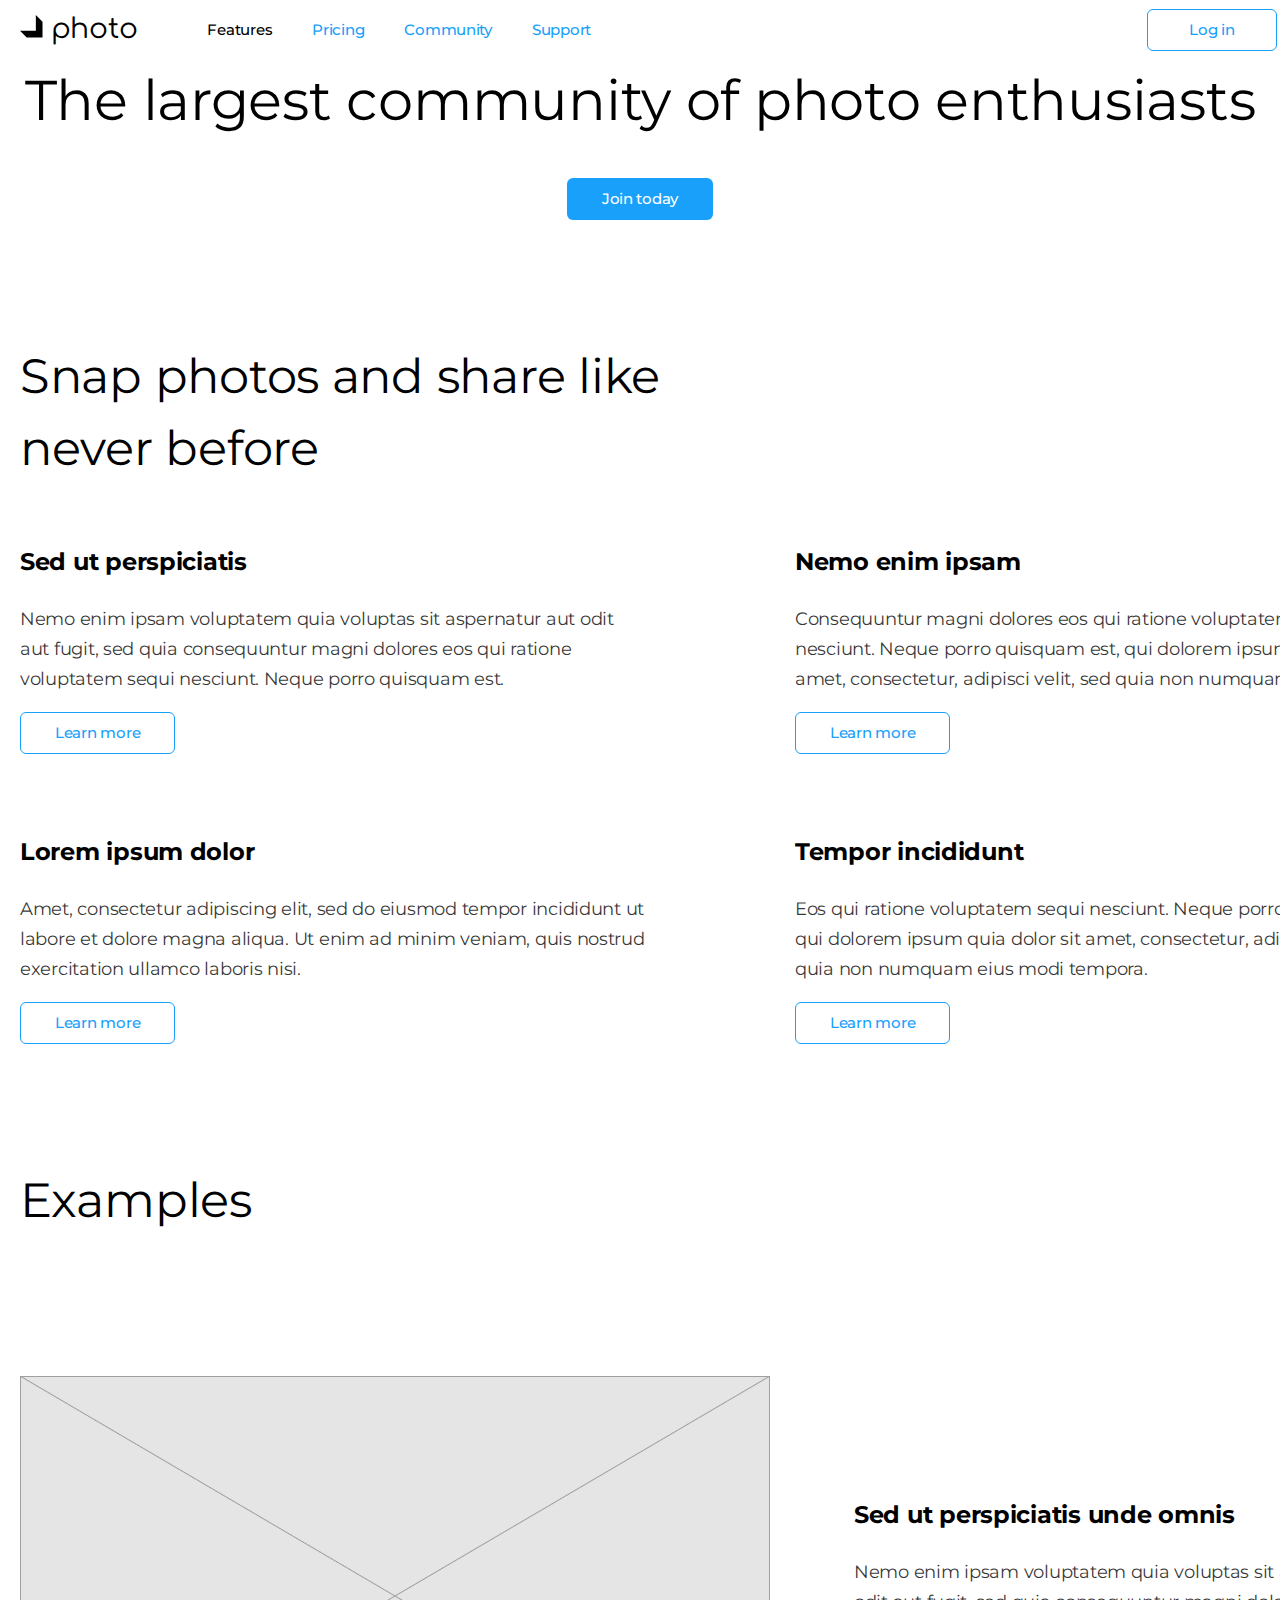
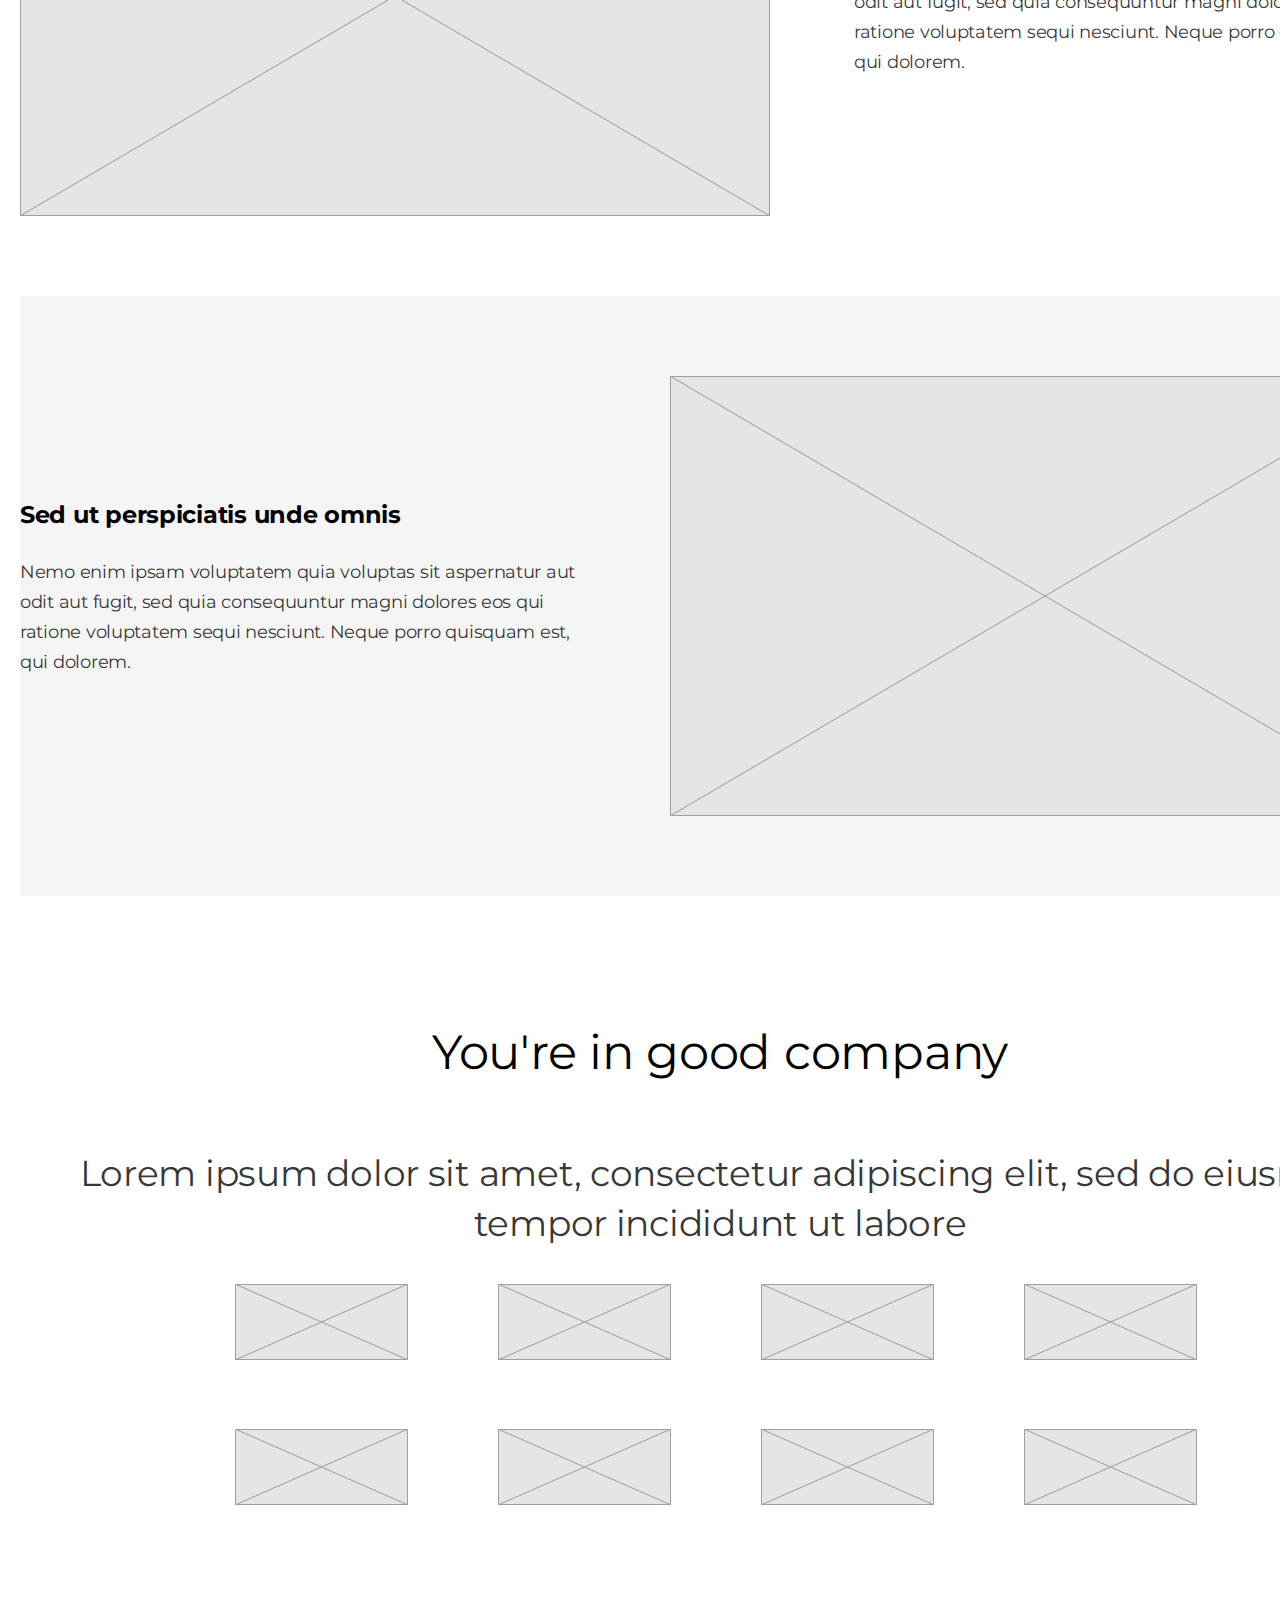
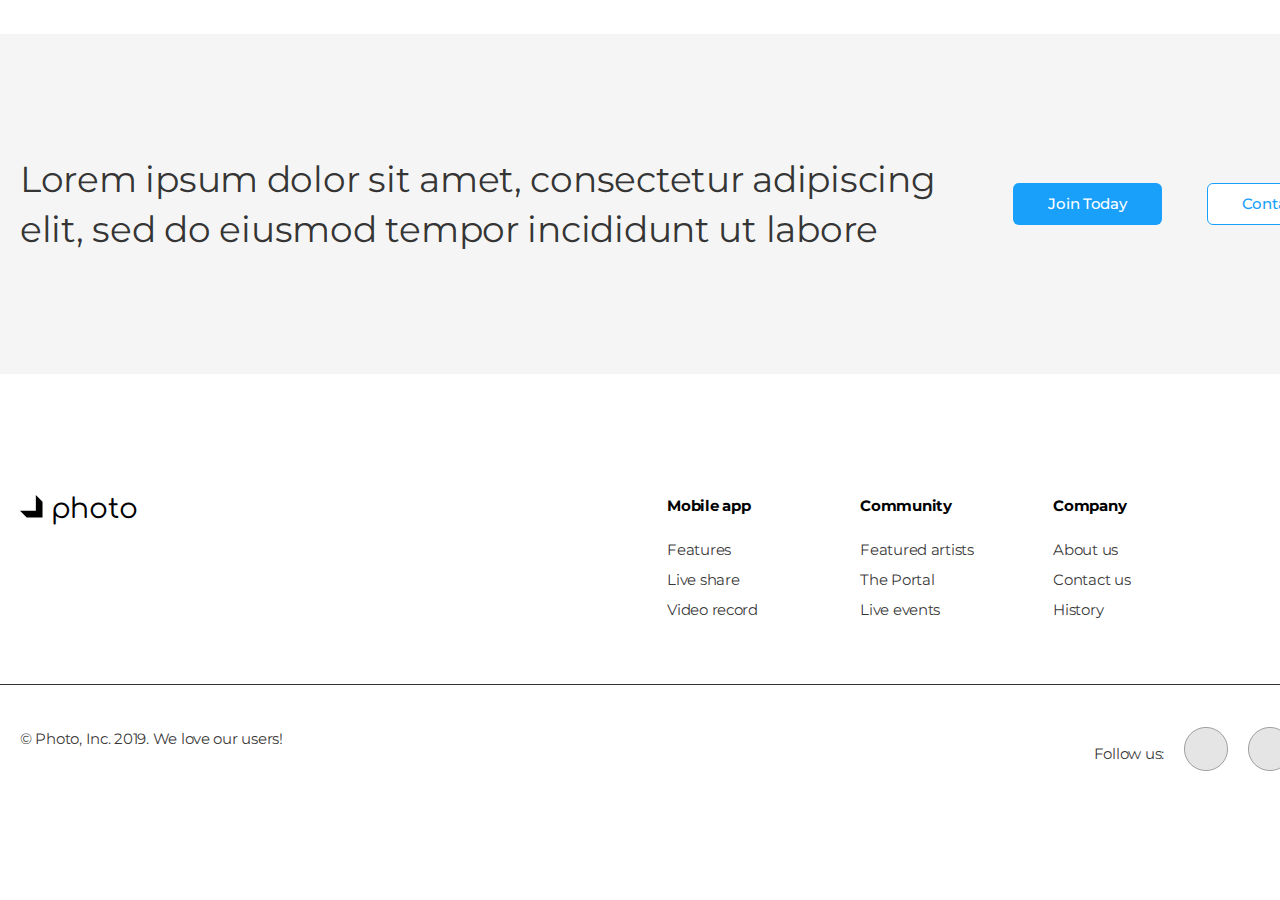
<file: index.html>
<!DOCTYPE html>
<html lang="en">
  <head>
    <meta charset="UTF-8">
    <meta name="viewport" content="width=device-width, initial-scale=1.0">
    <title>Temporary</title>
    <link
      href="https://fonts.googleapis.com/css2?family=Comfortaa&family=Montserrat:wght@400;500;700&display=swap"
      rel="stylesheet"
    />
    <link 
      rel="stylesheet"
      href="https://cdnjs.cloudflare.com/ajax/libs/modern-normalize/1.0.0/modern-normalize.min.css" 
    />
    <link rel="stylesheet" href="./css/styles.css">
  </head>
  <body>

    <!-- Шапка -->
    <header class="page-header">
        <nav class="container main-nav">
          <a href="/" class="logo">
            <img src="./images/Logo.svg" alt="site logo">
            photo
          </a>
        
          <ul class="site-nav list">
            <li class="item"><a href="" class="link current">Features</a></li>
            <li class="item"><a href="" class="link">Pricing</a></li>
            <li class="item"><a href="./commutity.html" class="link">Community</a></li>
            <li class="item"><a href="" class="link">Support</a></li>
          </ul>
        
          <ul class="auth-nav list">
            <li class="item"><a href="" class="button secondary">Log in</a></li>
            <li class="item"><a href="" class="button primary">Register</a></li>
          </ul>
        </nav>
    </header>

    <!-- Основной конткнт -->
    <main>

      <!-- Герой -->
      <section class="hero">
        <h1 class="hero-title">The largest community of photo enthusiasts</h1>
        <a href="" class="button primary">Join today</a>
      </section>

      <!-- Преимущества -->
      
      <section class="section">
        <div class="container">
          <h2 class="section-title">
            Snap photos and share like <br> never before
          </h2>
          <ul class="feature-list list">
            <li class="item">
              <h3 class="title">Sed ut perspiciatis</h3>
              <p>
                Nemo enim ipsam voluptatem quia voluptas sit aspernatur aut odit aut fugit, sed quia consequuntur magni dolores eos qui
                ratione voluptatem sequi nesciunt. Neque porro quisquam est.
              </p>
              <a href="" class="button secondary">Learn more</a>
            </li>
            <li class="item">
              <h3 class="title">Nemo enim ipsam</h3>
              <p>
                Consequuntur magni dolores eos qui ratione voluptatem sequi nesciunt. Neque porro quisquam est, qui dolorem ipsum quia
                dolor sit amet, consectetur, adipisci velit, sed quia non numquam.
              </p>
              <a href="" class="button secondary">Learn more</a>
            </li>
            <li class="item">
              <h3 class="title">Lorem ipsum dolor</h3>
              <p>
                Amet, consectetur adipiscing elit, sed do eiusmod tempor incididunt ut labore et dolore magna aliqua. Ut enim ad minim
                veniam, quis nostrud exercitation ullamco laboris nisi.
              </p>
              <a href="" class="button secondary">Learn more</a>
            </li>
            <li class="item">
              <h3 class="title">Tempor incididunt</h3>
              <p>
                Eos qui ratione voluptatem sequi nesciunt. Neque porro quisquam est, qui dolorem ipsum quia dolor sit amet, consectetur,
                adipisci velit, sed quia non numquam eius modi tempora.
              </p>
              <a href="" class="button secondary">Learn more</a>
            </li>
          </ul>
        </div>
      </section>

      <!-- Примеры работ -->
      <section class="section no-padding">
        <div class="container">
          <h2 class="section-title">Examples</h2>
          
          <ul class="work-list list">
            <li class="item">
              <img 
                src="./images/Rectangle.jpg" 
                alt="photo" 
                width="750" 
              />
              <div class="content">
                <h3 class="title">Sed ut perspiciatis unde omnis</h3>
                <p>
                  Nemo enim ipsam voluptatem quia voluptas sit aspernatur aut odit aut fugit, sed quia consequuntur magni dolores eos qui
                  ratione voluptatem sequi nesciunt. Neque porro quisquam est, qui dolorem.
                </p>
              </div>
            </li>
            <li class="item">
              <img src="./images/Rectangle.jpg" alt="photo" width="750" />
              <div class="content">
                <h3 class="title">Sed ut perspiciatis unde omnis</h3>
                <p>
                  Nemo enim ipsam voluptatem quia voluptas sit aspernatur aut odit aut fugit, sed quia consequuntur magni dolores eos qui
                  ratione voluptatem sequi nesciunt. Neque porro quisquam est, qui dolorem.
                </p>
              </div>
            </li>
          </ul>
        </div>
      </section>

      <!-- Клиенты -->
      <section class="section">
        <div class="container">
          <h2 class="section-title centered">You're in good company</h2>
          <p class="section-description centered">
            Lorem ipsum dolor sit amet, consectetur adipiscing elit, sed do eiusmod tempor incididunt
            ut labore
          </p>

          <ul class="client-list list">
            <li class="item">
              <a href="">
                <img src="./images/Rectangle-small.jpg" alt="partner logo" width="173" />
              </a>
            </li>
            <li class="item">
              <a href="">
                <img src="./images/Rectangle-small.jpg" alt="partner logo" width="173" />
              </a>
            </li>
            <li class="item">
              <a href="">
                <img src="./images/Rectangle-small.jpg" alt="partner logo" width="173" />
              </a>
            </li>
            <li class="item">
              <a href="">
                <img src="./images/Rectangle-small.jpg" alt="partner logo" width="173" />
              </a>
            </li>
            <li class="item">
              <a href="">
                <img src="./images/Rectangle-small.jpg" alt="partner logo" width="173" />
              </a>
            </li>
            <li class="item">
              <a href="">
                <img src="./images/Rectangle-small.jpg" alt="partner logo" width="173" />
              </a>
            </li>
            <li class="item">
              <a href="">
                <img src="./images/Rectangle-small.jpg" alt="partner logo" width="173" />
              </a>
            </li>
            <li class="item">
              <a href="">
                <img src="./images/Rectangle-small.jpg" alt="partner logo" width="173" />
              </a>
            </li>
          </ul>
        </div>
      </section>

      <!-- Регистрация -->
      <section class="section no-padding">
        <div class="container signup">
          <p class="section-description">
            Lorem ipsum dolor sit amet, consectetur adipiscing elit, sed do eiusmod tempor incididunt
            ut labore
          </p>
          
          <div class="btn-conteiner">
            <a href="" class="link button primary">Join Today</a>
            <a href="" class="link button secondary">Contact us</a>
          </div>
        </div>
      </section>

    </main>

    <!-- Подвал -->
    <footer class="page-footer">
      <div class="container">
        <a class="logo" href="./">
          <img src="./images/Logo.svg" alt="Логотип компании" />
          photo
        </a>
        
        <section>
          <h2 hidden>External links</h2>
        
          <div class="external">
            <div class="external-item">
              <h3 class="title">Mobile app</h3>
              <ul class="external-list list">
                <li><a class="link" href="">Features</a></li>
                <li><a class="link" href="">Live share</a></li>
                <li><a class="link" href="">Video record</a></li>
              </ul>
            </div>
            
            <div class="external-item">
              <h3 class="title">Community</h3>
              <ul class="external-list list">
                <li><a class="link" href="">Featured artists</a></li>
                <li><a class="link" href="">The Portal</a></li>
                <li><a class="link" href="">Live events</a></li>
              </ul>
            </div>
            
            <div class="external-item">
              <h3 class="title">Company</h3>
              <ul class="external-list list">
                <li><a class="link" href="">About us</a></li>
                <li><a class="link" href="">Contact us</a></li>
                <li><a class="link" href="">History</a></li>
              </ul>
            </div>
          </div>
        </section>

        <ul class="auth-list list">
          <li class="item"><a href="" class="button primary">Register</a></li>
          <li class="item"><a href="" class="button secondary">Log in</a></li>
        </ul>
      </div>
      
      <div class="copy-social container">
        <p class="copyright">&#169; Photo, Inc. 2019. We love our users!</p>
        
        <div class="social">
          <p class="label">Follow us:</p>
        
          <ul class="list">
            <li class="item"><a href="" aria-label="Ссылка на Facebook"><img src="./images/Icon.svg" alt=""></a></li>
            <li class="item"><a href="" aria-label="Ссылка на Twitter"><img src="./images/Icon.svg" alt=""></a></li>
            <li class="item"><a href="" aria-label="Ссылка на Instagram"><img src="./images/Icon.svg" alt=""></a></li>
            <li class="item"><a href="" aria-label="Ссылка на LinkedIn"><img src="./images/Icon.svg" alt=""></a></li>
          </ul>
        </div>
      </div>
    </footer>

    <!-- Пример сетки -->
    <!-- <div class="test-conteiner">
      <div class="flex-conteiner">
        <div class="flex-element">
          Lorem ipsum, dolor sit amet consectetur adipisicing elit. Voluptas, incidunt. Quis distinctio inventore veritatis
          veniam repudiandae fugiat doloribus omnis commodi animi minus! Consectetur praesentium minus, ipsam nisi non omnis
          a
          tempora quam excepturi beatae quo placeat inventore obcaecati. Sunt fugiat necessitatibus cumque cupiditate labore
          laborum dolor maiores consequatur tenetur nam!
        </div>
        <div class="flex-element">
          Ex consequuntur recusandae inventore tempora placeat blanditiis animi necessitatibus sapiente accusantium aut,
          vitae
          delectus vero nisi, mollitia voluptatibus alias ea fugit unde excepturi deleniti rem facere? Voluptatem architecto
          numquam quam voluptatum aspernatur fuga ea ut provident excepturi, consequatur labore velit possimus harum porro
          quibusdam veritatis aliquam sapiente error delectus perferendis?
        </div>
        <div class="flex-element">
          Quibusdam mollitia similique quaerat, magnam neque molestias iure minus. Amet dicta nisi ea inventore vitae! Id
          placeat ex voluptas repellat eum nam harum corporis adipisci culpa, delectus ipsa sed maiores et sapiente
          explicabo
          minus obcaecati quos, dignissimos fugit odio perspiciatis exercitationem distinctio cumque. Ducimus sunt animi
          iste
          sapiente, voluptatibus numquam!
        </div>
        <div class="flex-element">
          Architecto optio dolorum eos minus iure velit odio culpa? Provident reprehenderit dolores alias esse ullam
          necessitatibus iure ipsum sequi aut veniam, cupiditate accusantium similique nesciunt facere fuga quas
          exercitationem, omnis et explicabo nisi quisquam nobis repellendus? Architecto culpa fuga unde, porro, maxime vel
          consectetur provident rerum nam cum quas a!
        </div>
        <div class="flex-element">
          Quisquam illo quod dolor rerum quas eos est corrupti. Officia, quia consectetur sed, alias obcaecati vitae quod
          libero consequatur eius ullam error quas dolore laudantium blanditiis id possimus dignissimos veniam dicta
          voluptas
          dolor nihil nemo iste? Necessitatibus sunt repudiandae tempore nemo, ducimus enim obcaecati maxime vitae.
          Obcaecati
          totam voluptatum necessitatibus!
        </div>
        <div class="flex-element">
          Omnis laboriosam aut ab amet, voluptate minima quia error, illo beatae expedita quibusdam tempora fugiat atque
          perferendis accusantium natus modi adipisci! Tempora corporis maiores illo, aliquid laboriosam quasi optio
          asperiores consequatur sint expedita minima consequuntur voluptatum sit magni cupiditate quaerat corrupti,
          officiis
          doloribus neque repellendus hic mollitia? Deserunt, cumque. Animi?
        </div>
      </div>
    </div> -->

  </body>
</html>
</file>
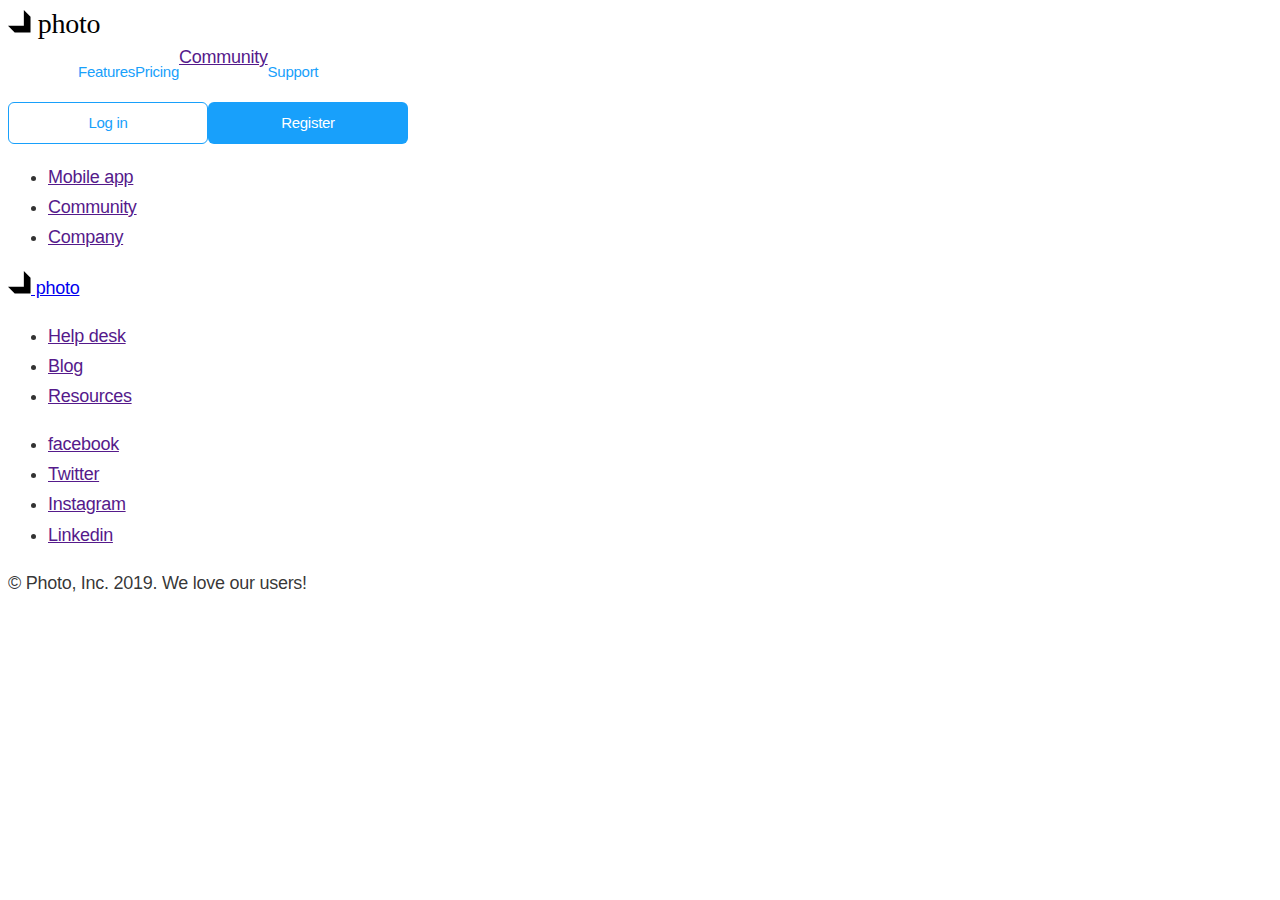
<file: commutity.html>
<!DOCTYPE html>
<html lang="en">

<head>
  <meta charset="UTF-8">
  <meta http-equiv="X-UA-Compatible" content="IE=edge">
  <meta name="viewport" content="width=device-width, initial-scale=1.0">
  <title>Temporary</title>
  <link rel="stylesheet" href="./css/styles.css">
</head>

  <body class="page">
    <!-- Шапка -->
    <header class="page-header">
      <nav>
        <a href="/" class="logo">
          <img src="./images/Logo.svg" alt="site logo">
          photo
        </a>

        <ul class="site-nav list">
          <li><a href="./index.html" class="link">Features</a></li>
          <li><a href="" class="link">Pricing</a></li>
          <li><a href="" class="linkcurrent">Community</a></li>
          <li><a href="" class="link">Support</a></li>
        </ul>

        <ul class="auth-nav list">
          <li><a href="" class="button secondary">Log in</a></li>
          <li><a href="" class="button primary">Register</a></li>
        </ul>
      </nav>
    </header>

    <!-- Основной контент -->

    <!-- Подвал -->
    <footer>
      <ul>
        <li><a href="">Mobile app</a></li>
        <li><a href="">Community</a></li>
        <li><a href="">Company</a></li>
      </ul>
    
      <a href="/">
        <img src="./images/Logo.svg" alt="site logo" />
        photo
      </a>
    
      <ul>
        <li><a href="">Help desk</a></li>
        <li><a href="">Blog</a></li>
        <li><a href="">Resources</a></li>
      </ul>
    
      <ul>
        <li><a href="" aria-label="Facebook link">facebook</a></li>
        <li><a href="" aria-label="Twitter link">Twitter</a></li>
        <li><a href="" aria-label="Instagram link">Instagram</a></li>
        <li><a href="" aria-label="Linkedin link">Linkedin</a></li>
      </ul>
    
      <p>&#169; Photo, Inc. 2019. We love our users!</p>
    </footer>
    </body>
  </html>
</file>
<file: css/styles.css>
/* цвет основного текста rgba(0, 0, 0, 0.8) */
/* вторичныцй цвет #000000 */
/* белый #FFFFFF */
/* акцент #18A0FB */
/* вторичный цвет фона #F5F5F5 */

:root {
  --primary-text-color: rgba(0, 0, 0, 0.8);
  --title-text-color: #000000;
  --accent-text-color: #18a0fb;
  --primary-white-color: #ffffff;
  --secondary-background-color: #f5f5f5;
}

body {
  background-color: var(--primary-white-color);
  color: var(--primary-text-color);

  font-family: Montserrat, sans-serif;
  letter-spacing: -0.015em;
  font-size: 18px;
  line-height: 1.67;
}

/* Утилиты */

.container {
  width: 1440px;
  padding-right: 20px;
  padding-left: 20px;
  margin-left: auto;
  margin-right: auto;
  /* outline: 2px solid tomato; */
}

.list {
  list-style: none;
  margin: 0;
  padding: 0;
}

/* button */
.button {
  display: inline-block;
  min-width: 130px;

  color: var(--title-text-color);
  background-color: var(--primary-bg-color);

  font-weight: 500;
  font-size: 15px;
  line-height: 1.2;

  text-decoration: none;

  border: 1px solid transparent;
  border-radius: 6px;
  padding: 11px 34px;
  text-align: center;
}

.button.primary {
  color: var(--primary-white-color);
  background-color: var(--accent-text-color);
}

.button.secondary {
  color: var(--accent-text-color);
  background-color: var(--primary-white-color);
  border-color: var(--accent-text-color);
}

/* Logo */

.logo {
  color: var(--title-text-color);

  font-family: Comfortaa, cursive;
  font-size: 28px;
  line-height: 1.14;
  text-decoration: none;
}

.logo:hover {
  color: var(--accent-text-color);
}

/* header */

.page-header {
}

/* main-nav */

.main-nav {
  display: flex;
  align-items: center;
}

/* site-nav */

.site-nav {
  display: flex;
  margin-left: 70px;
}

.site-nav .item + .item {
  margin-left: 40px;
}

.site-nav .link {
  display: block;
  color: var(--accent-text-color);

  padding-top: 21px;
  padding-bottom: 21px;

  font-weight: 500;
  font-size: 15px;
  line-height: 1.2;

  text-decoration: none;
}

.site-nav .link:hover,
.site-nav .link:focus {
  color: var(--title-text-color);
}

.site-nav .link.current {
  color: var(--title-text-color);
}

.auth-nav {
  display: flex;
  margin-left: auto;
}

.auth-nav .item + .item {
  margin-left: 12px;
}

/* hero */

.hero {
  text-align: center;
}

.hero-title {
  margin-top: 0;
  margin-bottom: 40;

  color: var(--title-text-color);

  font-weight: 400;
  font-size: 56px;
  line-height: 1.43;
}

/* main */

/* section */

.section {
  /* background-color: turquoise; */
  padding-top: 120px;
  padding-bottom: 120px;
}

.section.no-padding {
  padding-top: 0;
  padding-bottom: 0;
}

.section-title {
  margin-top: 0;
  margin-bottom: 60px;

  color: var(--title-text-color);

  font-weight: 400;
  font-size: 48px;
  line-height: 1.5;
}

.section-title.centered,
.section-description.centered {
  text-align: center;
}

.section-description {
  margin-top: 0;
  margin-bottom: 80;
  font-size: 36px;
  line-height: 1.39;
}

/* features & examples */

.feature-list {
  display: flex;
  flex-wrap: wrap;
  margin: -40px -75px;
}

.feature-list .item {
  width: 625px;
  margin: 40px 75px;
}

.feature-list .title,
.work-list .title {
  color: var(--title-text-color);

  margin-top: 0;
  margin-bottom: 24;

  font-weight: 700;
  font-size: 24px;
  line-height: 1.5;
}

.feature-list p {
  margin-top: 0;
  margin-bottom: 32;
}

/* Works */

.work-list > .item {
  display: flex;
  align-items: center;
  padding-top: 80px;
  padding-bottom: 80px;

  background-color: var(--primary-white-color);
}

.work-list > .item:nth-child(2n) {
  flex-direction: row-reverse;

  background-color: var(--secondary-background-color);
}

.work-list > .item:nth-child(2n + 1) .content {
  margin-left: 84px;
}

.work-list > .item:nth-child(2n) .content {
  margin-right: 84px;
}

/* clients */

.client-list {
  display: flex;
  flex-wrap: wrap;
  width: 1060px;
  margin: -30px -40px;
  margin-left: auto;
  margin-right: auto;
}

.client-list .item {
  margin: 30px 45px;
}

/* Регистрация */

.container.signup {
  display: flex;
  align-items: center;
  padding-top: 120px;
  padding-bottom: 120px;

  background-color: var(--secondary-background-color);
}

.signup > .section-description {
  margin-bottom: 0;
  width: 943px;
}

.signup > .btn-conteiner {
  display: flex;
  margin-left: auto;
  margin-right: 63px;
}

.btn-conteiner > .primary {
  margin-right: 45px;
}

.btn-conteiner > .link {
  display: block;
}

/* Footer */

.page-footer {
  padding-top: 120px;
  padding-bottom: 120px;
}

.page-footer .container {
  display: flex;
  align-items: flex-start;
  justify-content: flex-end;
  padding-bottom: 60px;
}

.page-footer .logo {
  margin-right: auto;
}

/* Внешние ссылки */

.page-footer .external {
  display: flex;
}

.external-item {
  width: 173px;
  margin-left: 20px;
}

.external-item > .title {
  margin: 0 0 16px 0;

  color: var(--title-text-color);

  font-weight: 700;
  font-size: 15px;
  line-height: 1.6;
}

.external-list .link {
  color: inherit;
  font-size: 15px;
  line-height: 1.6;

  text-decoration: none;
}

/* Авторизация */

.page-footer .auth-list {
  margin-left: 63px;
}

.auth-list .item + .item {
  margin-top: 16px;
}

/* Копирайт и соцсети */

.copy-social.container {
  display: flex;
  justify-content: space-between;
  padding-top: 42px;
  padding-bottom: 0;
  border-top: 1px solid var(--primary-text-color);
}

.copy-social .social,
.copy-social .list {
  display: flex;
  align-items: center;
}

.copy-social .list > .item {
  margin-left: 20px;
}

.copyright,
.social > .label {
  font-size: 15px;
  line-height: 1.6;
  margin: 0;
}

/* Пример сетки */

/* .test-conteiner {
  width: 1230px;
  padding-left: 15px;
  padding-right: 15px;
  margin-left: auto;
  margin-right: auto;
}

.flex-conteiner {
  display: flex;
  flex-wrap: wrap;

  background-color: powderblue;
}

.flex-element {
  background-color: peru;
  margin-right: 30px;
  margin-bottom: 30px;
  width: calc((100% - 60px) / 3);
}

.flex-element:nth-child(3n) {
  margin-right: 0;
}

.flex-element:nth-last-child(-n + 3) {
  margin-bottom: 0;
} */
</file>
